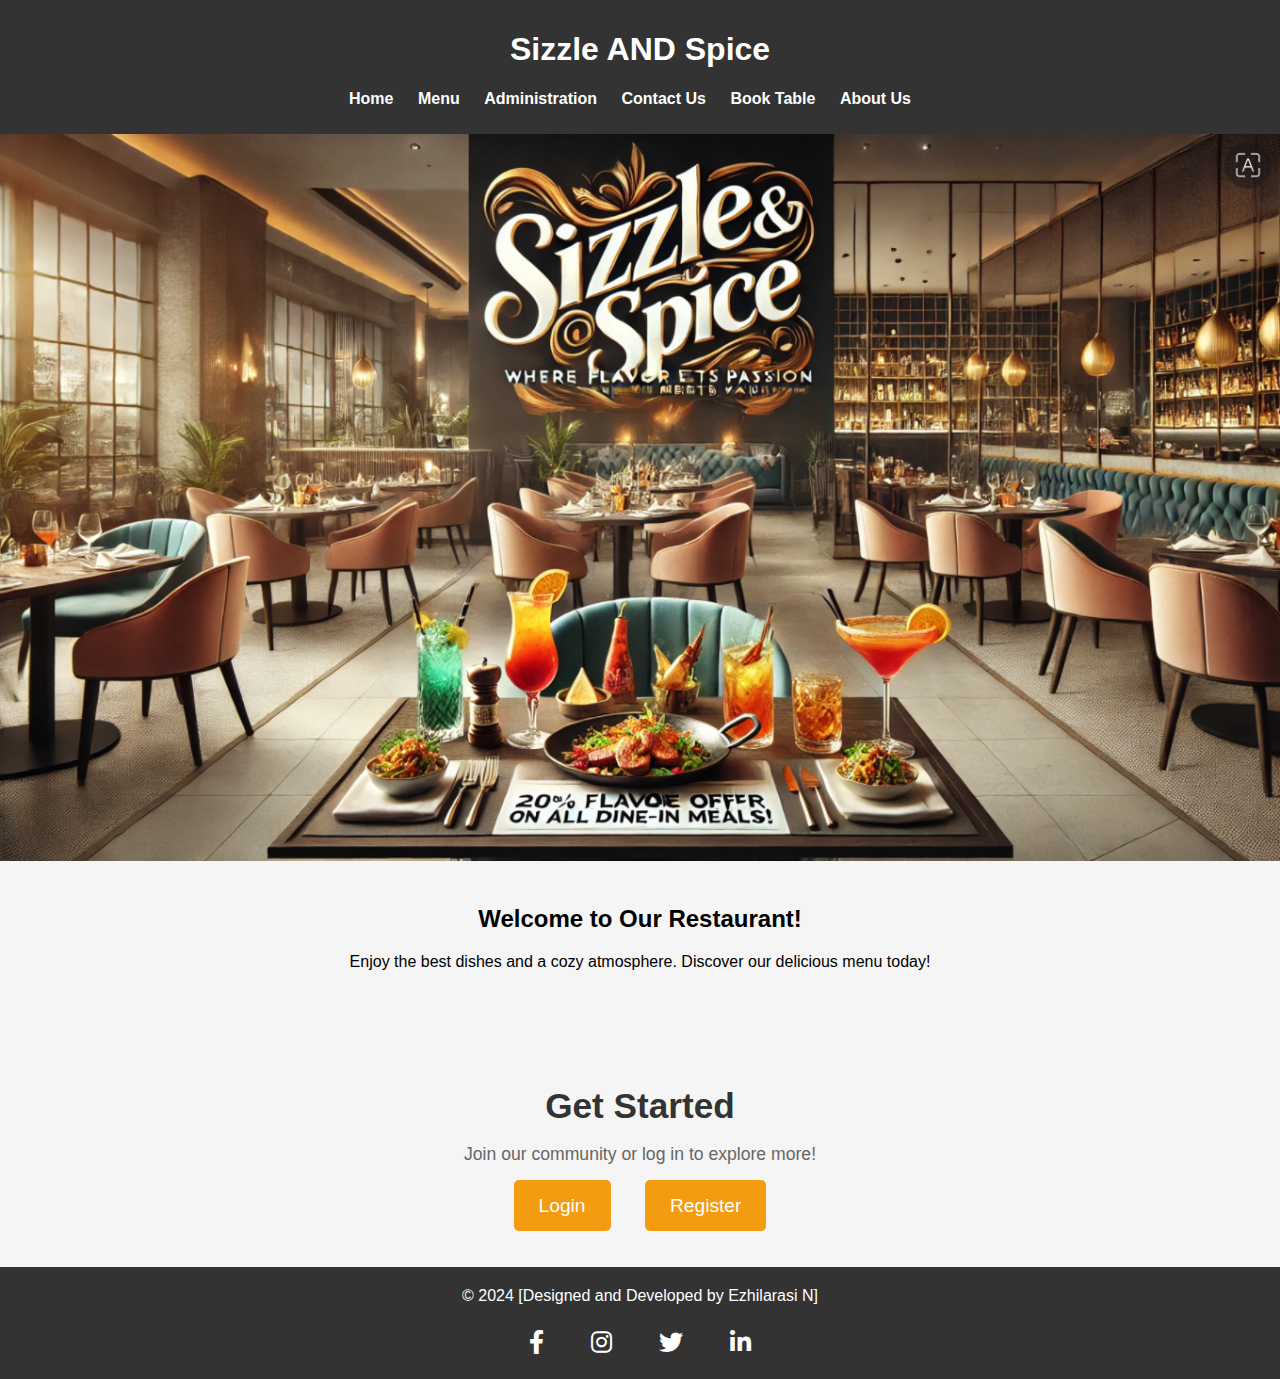
<file: restpro/restapp/static/index.html>
<!DOCTYPE html>
<html lang="en">
<head>
    <meta charset="UTF-8">
    <meta name="viewport" content="width=device-width, initial-scale=1.0">
    <title>Website Home</title>
    <link rel="stylesheet" href="style.css">
    <link rel="stylesheet" href="https://cdnjs.cloudflare.com/ajax/libs/font-awesome/6.0.0-beta3/css/all.min.css">
</head>
<body>
    <header>
        <div class="logo">
            <h1>Sizzle AND Spice</h1>
        </div>
        <nav>
            <ul>
                <li><a href="index.html">Home</a></li>
                <li><a href="menu.html">Menu</a></li>
                <li><a href="administration.html">Administration</a></li>
                <li><a href="contact.html">Contact Us</a></li>
                <li><a href="booktable.html">Book Table</a></li>
                <li><a href="aboutus.html">About Us</a></li>
            </ul>
        </nav>
    </header>

    <div class="banner">
        <img src="Screenshot 2024-12-22 152028.png" alt="Restaurant Banner">
    </div>

    <section class="welcome">
        <h2>Welcome to Our Restaurant!</h2>
        <p>Enjoy the best dishes and a cozy atmosphere. Discover our delicious menu today!</p>
    </section>

    <section class="auth-section">
        <h2>Get Started</h2>
        <p>Join our community or log in to explore more!</p>
        <div class="auth-buttons">
            <a href="login.html" class="btn login-btn">Login</a>
            <a href="register.html" class="btn register-btn">Register</a>
        </div>
    </section>

    <footer>
        <div class="footer-content">
            <p>&copy; 2024 [Designed and Developed by Ezhilarasi N]</p>
            <div class="social-media">
                <a href="https://www.facebook.com" target="_blank" class="social-icon">
                    <i class="fab fa-facebook-f"></i>
                </a>
                <a href="https://www.instagram.com" target="_blank" class="social-icon">
                    <i class="fab fa-instagram"></i>
                </a>
                <a href="https://twitter.com" target="_blank" class="social-icon">
                    <i class="fab fa-twitter"></i>
                </a>
                <a href="https://www.linkedin.com" target="_blank" class="social-icon">
                    <i class="fab fa-linkedin-in"></i>
                </a>
            </div>
        </div>
    </footer>
</body>
</html>
</file>
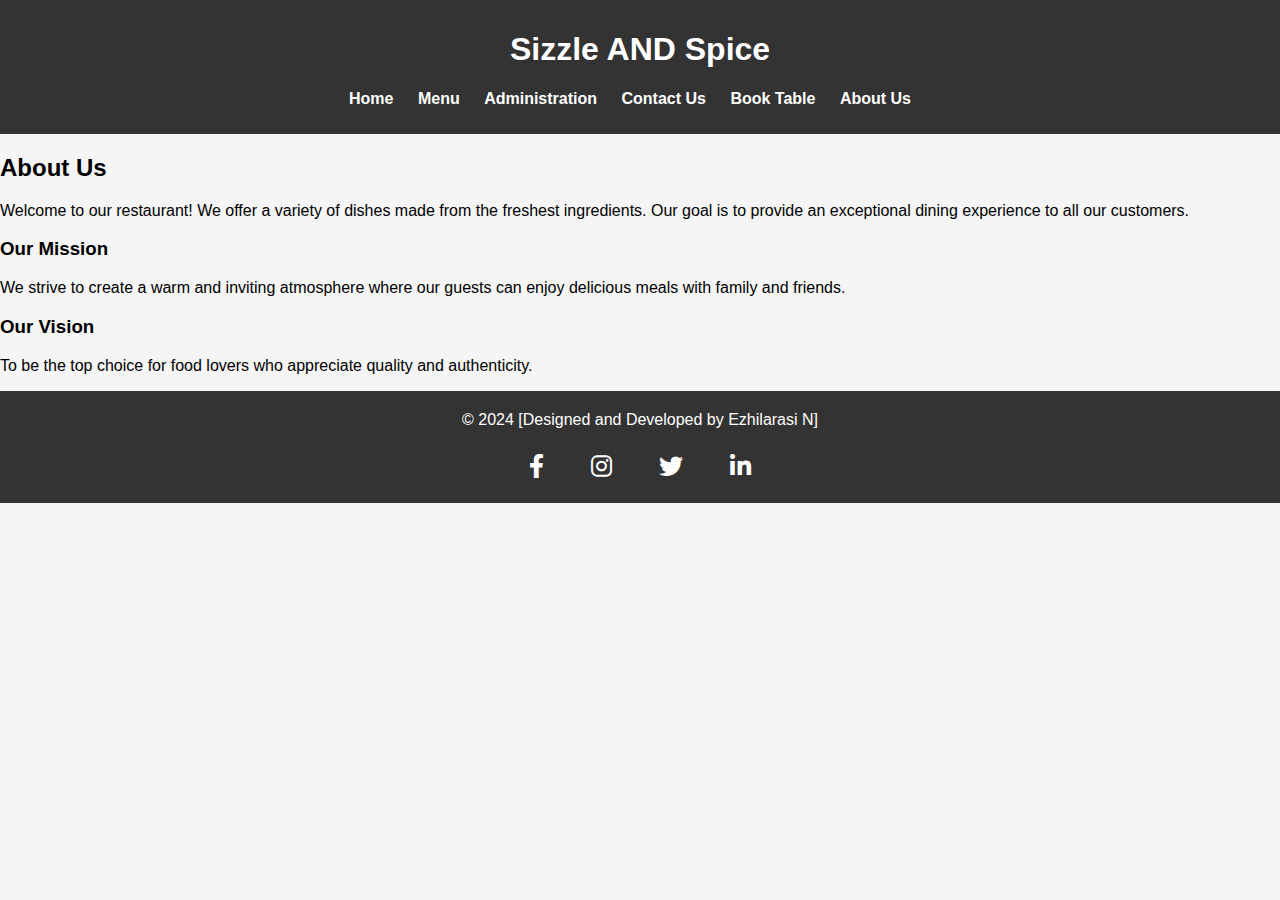
<file: restpro/restapp/static/aboutus.html>
<!DOCTYPE html>
<html lang="en">
<head>
    <meta charset="UTF-8">
    <meta name="viewport" content="width=device-width, initial-scale=1.0">
    <title>About Us</title>
    <link rel="stylesheet" href="style.css">
    <link rel="stylesheet" href="https://cdnjs.cloudflare.com/ajax/libs/font-awesome/6.0.0-beta3/css/all.min.css">
</head>
<body>
    <header>
        <div class="logo">
            <h1>Sizzle AND Spice</h1>
        </div>
        <nav>
            <ul>
                <li><a href="index.html">Home</a></li>
                <li><a href="menu.html">Menu</a></li>
                <li><a href="administration.html">Administration</a></li>
                <li><a href="contact.html">Contact Us</a></li>
                <li><a href="booktable.html">Book Table</a></li>
                <li><a href="aboutus.html">About Us</a></li>
            </ul>
        </nav>
    </header>

    <section class="aboutus">
        <h2>About Us</h2>
        <p>Welcome to our restaurant! We offer a variety of dishes made from the freshest ingredients. Our goal is to provide an exceptional dining experience to all our customers.</p>
        <h3>Our Mission</h3>
        <p>We strive to create a warm and inviting atmosphere where our guests can enjoy delicious meals with family and friends.</p>
        <h3>Our Vision</h3>
        <p>To be the top choice for food lovers who appreciate quality and authenticity.</p>
    </section>

    <footer>
        <div class="footer-content">
            <p>&copy; 2024 [Designed and Developed by Ezhilarasi N]</p>
            <div class="social-media">
                <a href="https://www.facebook.com" target="_blank" class="social-icon">
                    <i class="fab fa-facebook-f"></i>
                </a>
                <a href="https://www.instagram.com" target="_blank" class="social-icon">
                    <i class="fab fa-instagram"></i>
                </a>
                <a href="https://twitter.com" target="_blank" class="social-icon">
                    <i class="fab fa-twitter"></i>
                </a>
                <a href="https://www.linkedin.com" target="_blank" class="social-icon">
                    <i class="fab fa-linkedin-in"></i>
                </a>
            </div>
        </div>
    </footer>
</body>
</html>
</file>
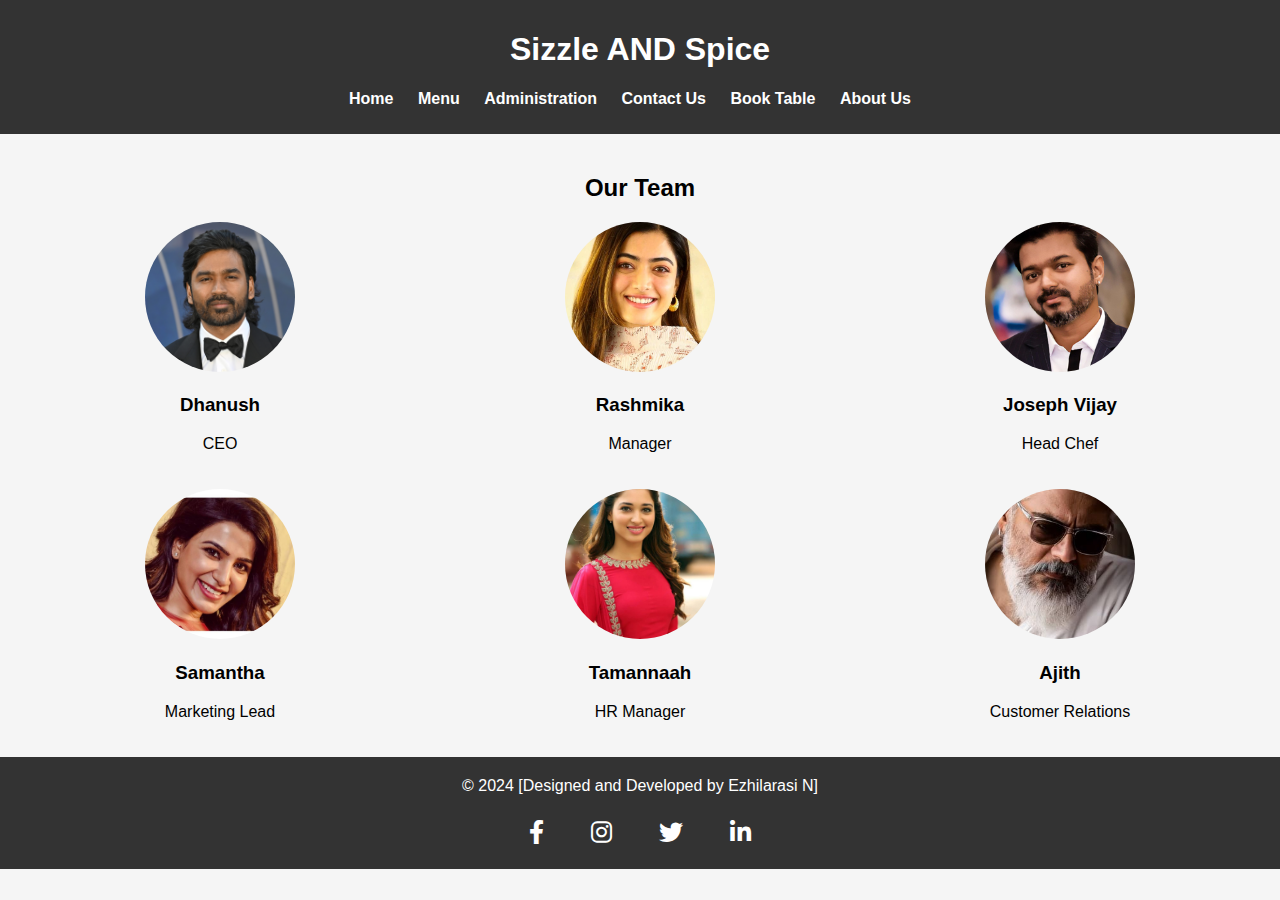
<file: restpro/restapp/static/administration.html>
<!DOCTYPE html>
<html lang="en">
<head>
    <meta charset="UTF-8">
    <meta name="viewport" content="width=device-width, initial-scale=1.0">
    <title>Administration</title>
    <link rel="stylesheet" href="style.css">
    <link rel="stylesheet" href="https://cdnjs.cloudflare.com/ajax/libs/font-awesome/6.0.0-beta3/css/all.min.css">
</head>
<body>
    <header>
        <div class="logo">
            <h1>Sizzle AND Spice</h1>
        </div>
        <nav>
            <ul>
                <li><a href="index.html">Home</a></li>
                <li><a href="menu.html">Menu</a></li>
                <li><a href="administration.html">Administration</a></li>
                <li><a href="contact.html">Contact Us</a></li>
                <li><a href="booktable.html">Book Table</a></li>
                <li><a href="aboutus.html">About Us</a></li>
            </ul>
        </nav>
    </header>

    <section class="administration">
        <h2>Our Team</h2>
        <div class="team">
            <div class="member">
                <img src="person1.jpg" alt="Dhanush">
                <h3>Dhanush</h3>
                <p>CEO</p>
            </div>
            <div class="member">
                <img src="person2.jpg" alt="Rashmika">
                <h3>Rashmika</h3>
                <p>Manager</p>
            </div>
            <div class="member">
                <img src="person3.jpg" alt="Vijay">
                <h3>Joseph Vijay</h3>
                <p>Head Chef</p>
            </div>
            <div class="member">
                <img src="person4.jpg" alt="Samantha">
                <h3>Samantha</h3>
                <p>Marketing Lead</p>
            </div>
            <div class="member">
                <img src="person5.jpg" alt="Tamannaah">
                <h3>Tamannaah</h3>
                <p>HR Manager</p>
            </div>
            <div class="member">
                <img src="person6.jpg" alt="Ajith">
                <h3>Ajith</h3>
                <p>Customer Relations</p>
            </div>
        </div>
    </section>

    <footer>
        <div class="footer-content">
            <p>&copy; 2024 [Designed and Developed by Ezhilarasi N]</p>
            <div class="social-media">
                <a href="https://www.facebook.com" target="_blank" class="social-icon">
                    <i class="fab fa-facebook-f"></i>
                </a>
                <a href="https://www.instagram.com" target="_blank" class="social-icon">
                    <i class="fab fa-instagram"></i>
                </a>
                <a href="https://twitter.com" target="_blank" class="social-icon">
                    <i class="fab fa-twitter"></i>
                </a>
                <a href="https://www.linkedin.com" target="_blank" class="social-icon">
                    <i class="fab fa-linkedin-in"></i>
                </a>
            </div>
        </div>
    </footer>
</body>
</html>
</file>
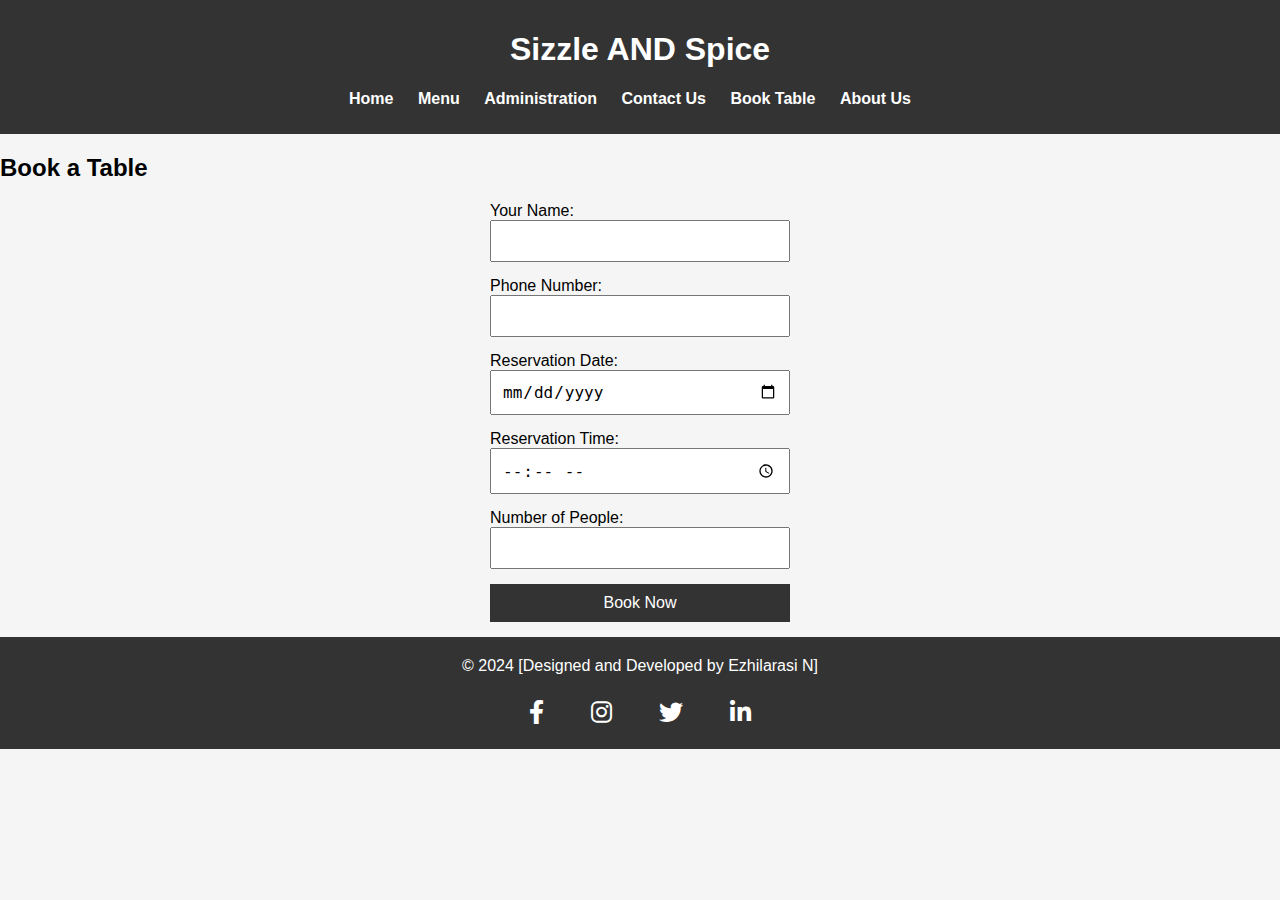
<file: restpro/restapp/static/booktable.html>
<!DOCTYPE html>
<html lang="en">
<head>
    <meta charset="UTF-8">
    <meta name="viewport" content="width=device-width, initial-scale=1.0">
    <title>Book a Table</title>
    <link rel="stylesheet" href="style.css">
    <link rel="stylesheet" href="https://cdnjs.cloudflare.com/ajax/libs/font-awesome/6.0.0-beta3/css/all.min.css">
</head>
<body>
    <header>
        <div class="logo">
            <h1>Sizzle AND Spice</h1>
        </div>
        <nav>
            <ul>
                <li><a href="index.html">Home</a></li>
                <li><a href="menu.html">Menu</a></li>
                <li><a href="administration.html">Administration</a></li>
                <li><a href="contact.html">Contact Us</a></li>
                <li><a href="booktable.html">Book Table</a></li>
                <li><a href="aboutus.html">About Us</a></li>
            </ul>
        </nav>
    </header>

    <section class="book-table">
        <h2>Book a Table</h2>
        <form action="#" method="post">
            <label for="name">Your Name:</label>
            <input type="text" id="name" name="name" required>

            <label for="phone">Phone Number:</label>
            <input type="tel" id="phone" name="phone" required>

            <label for="date">Reservation Date:</label>
            <input type="date" id="date" name="date" required>

            <label for="time">Reservation Time:</label>
            <input type="time" id="time" name="time" required>

            <label for="people">Number of People:</label>
            <input type="number" id="people" name="people" required>

            <button type="submit">Book Now</button>
        </form>
    </section>

    <footer>
        <div class="footer-content">
            <p>&copy; 2024 [Designed and Developed by Ezhilarasi N]</p>
            <div class="social-media">
                <a href="https://www.facebook.com" target="_blank" class="social-icon">
                    <i class="fab fa-facebook-f"></i>
                </a>
                <a href="https://www.instagram.com" target="_blank" class="social-icon">
                    <i class="fab fa-instagram"></i>
                </a>
                <a href="https://twitter.com" target="_blank" class="social-icon">
                    <i class="fab fa-twitter"></i>
                </a>
                <a href="https://www.linkedin.com" target="_blank" class="social-icon">
                    <i class="fab fa-linkedin-in"></i>
                </a>
            </div>
        </div>
    </footer>
</body>
</html>
</file>
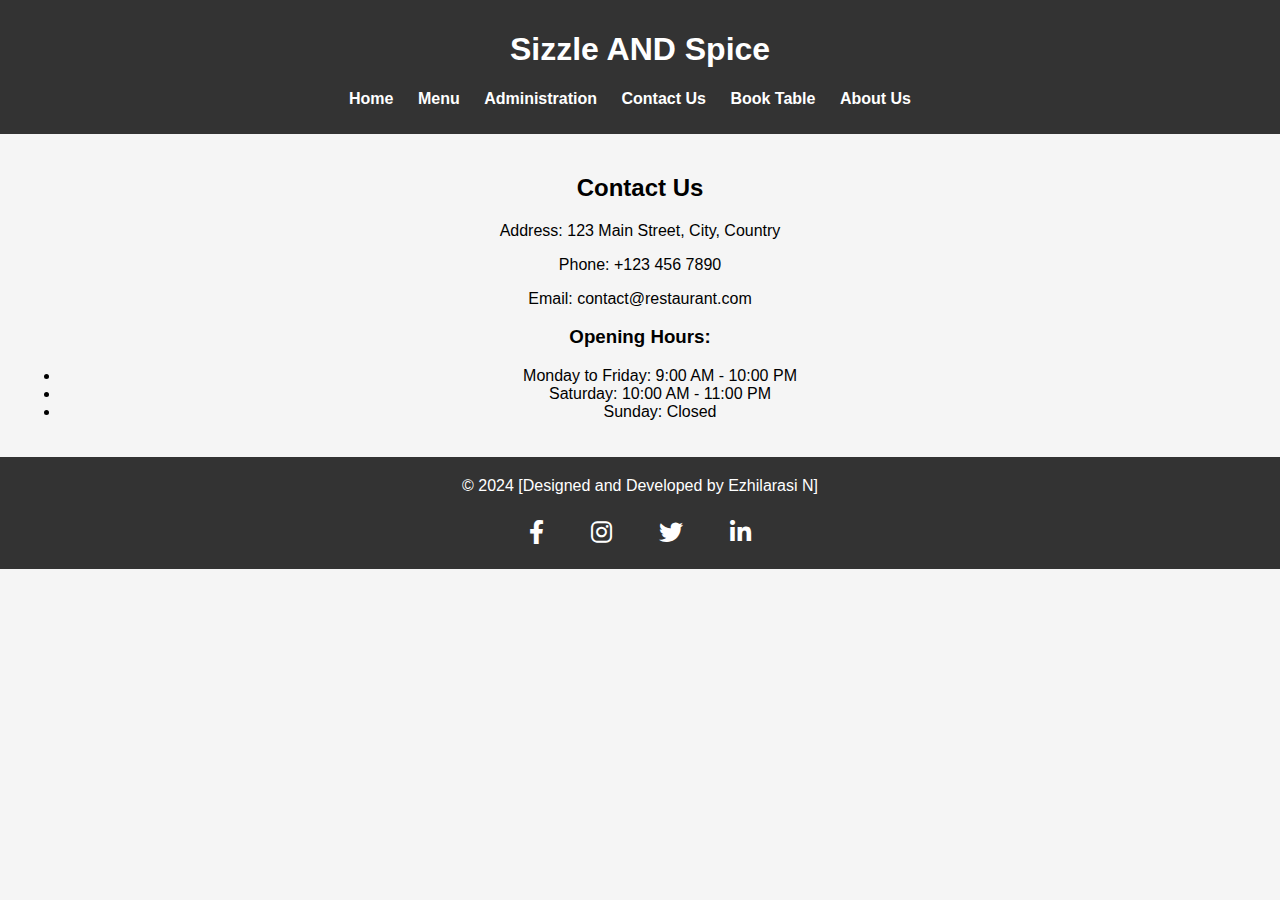
<file: restpro/restapp/static/contact.html>
<!DOCTYPE html>
<html lang="en">
<head>
    <meta charset="UTF-8">
    <meta name="viewport" content="width=device-width, initial-scale=1.0">
    <title>Contact Us</title>
    <link rel="stylesheet" href="style.css">
    <link rel="stylesheet" href="https://cdnjs.cloudflare.com/ajax/libs/font-awesome/6.0.0-beta3/css/all.min.css">
</head>
<body>
    <header>
        <div class="logo">
            <h1>Sizzle AND Spice</h1>
        </div>
        <nav>
            <ul>
                <li><a href="index.html">Home</a></li>
                <li><a href="menu.html">Menu</a></li>
                <li><a href="administration.html">Administration</a></li>
                <li><a href="contact.html">Contact Us</a></li>
                <li><a href="booktable.html">Book Table</a></li>
                <li><a href="aboutus.html">About Us</a></li>
            </ul>
        </nav>
    </header>

    <section class="contact">
        <h2>Contact Us</h2>
        <p>Address: 123 Main Street, City, Country</p>
        <p>Phone: +123 456 7890</p>
        <p>Email: contact@restaurant.com</p>
        
        <h3>Opening Hours:</h3>
        <ul>
            <li>Monday to Friday: 9:00 AM - 10:00 PM</li>
            <li>Saturday: 10:00 AM - 11:00 PM</li>
            <li>Sunday: Closed</li>
        </ul>
    </section>
    

    <footer>
        <div class="footer-content">
            <p>&copy; 2024 [Designed and Developed by Ezhilarasi N]</p>
            <div class="social-media">
                <a href="https://www.facebook.com" target="_blank" class="social-icon">
                    <i class="fab fa-facebook-f"></i>
                </a>
                <a href="https://www.instagram.com" target="_blank" class="social-icon">
                    <i class="fab fa-instagram"></i>
                </a>
                <a href="https://twitter.com" target="_blank" class="social-icon">
                    <i class="fab fa-twitter"></i>
                </a>
                <a href="https://www.linkedin.com" target="_blank" class="social-icon">
                    <i class="fab fa-linkedin-in"></i>
                </a>
            </div>
        </div>
    </footer>
</body>
</html>
</file>
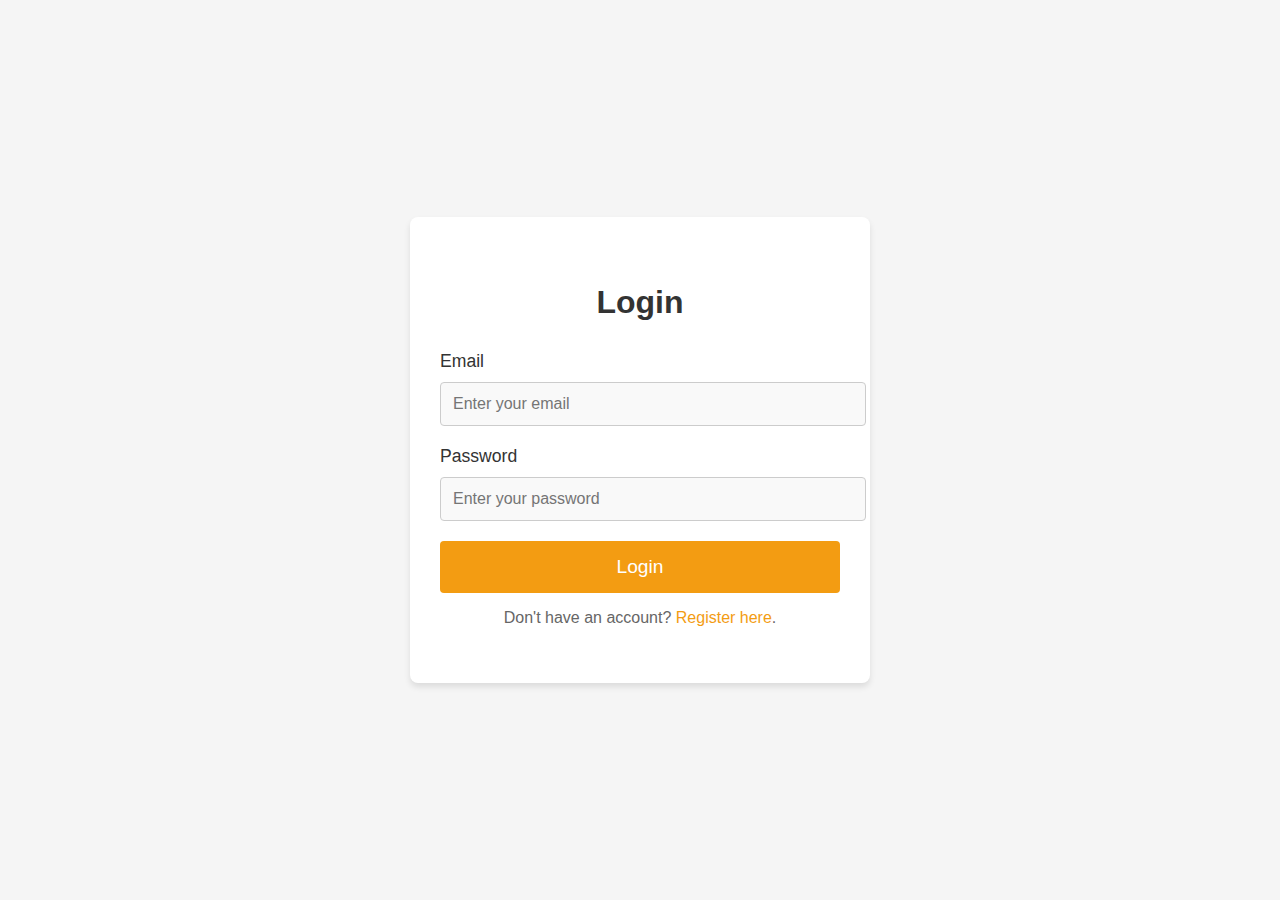
<file: restpro/restapp/static/login.html>
<!DOCTYPE html>
<html lang="en">
<head>
    <meta charset="UTF-8">
    <meta name="viewport" content="width=device-width, initial-scale=1.0">
    <title>Login</title>
    <style>
        
        body {
            font-family: Arial, sans-serif;
            margin: 0;
            padding: 0;
            background-color: #f5f5f5;
            display: flex;
            justify-content: center;
            align-items: center;
            height: 100vh;
        }

        
        .auth-container {
            background-color: white;
            padding: 40px 30px;
            box-shadow: 0 4px 6px rgba(0, 0, 0, 0.1);
            border-radius: 8px;
            width: 100%;
            max-width: 400px;
            text-align: center;
        }

        
        h2 {
            font-size: 2em;
            color: #333;
            margin-bottom: 30px;
        }

        
        .form-group {
            margin-bottom: 20px;
            text-align: left;
        }

        .form-group label {
            font-size: 1.1em;
            color: #333;
            margin-bottom: 5px;
            display: block;
        }

        .form-group input {
            width: 100%;
            padding: 12px;
            font-size: 1em;
            border: 1px solid #ccc;
            border-radius: 4px;
            background-color: #f9f9f9;
            margin-top: 5px;
        }

        .form-group input:focus {
            border-color: #f39c12;
            outline: none;
        }

        /* Submit button */
        .submit-btn {
            width: 100%;
            padding: 15px;
            background-color: #f39c12;
            color: white;
            border: none;
            font-size: 1.2em;
            border-radius: 4px;
            cursor: pointer;
            transition: background-color 0.3s ease;
        }

        .submit-btn:hover {
            background-color: #e67e22;
        }

        /* Link and alternative action */
        .auth-switch {
            font-size: 1em;
            color: #666;
        }

        .auth-switch a {
            color: #f39c12;
            text-decoration: none;
        }

        .auth-switch a:hover {
            text-decoration: underline;
        }

    </style>
</head>

<body>
    <div class="auth-container">
        <h2>Login</h2>
        <form action="process-login.php" method="POST" class="auth-form">
            <div class="form-group">
                <label for="email">Email</label>
                <input type="email" id="email" name="email" placeholder="Enter your email" required>
            </div>
            <div class="form-group">
                <label for="password">Password</label>
                <input type="password" id="password" name="password" placeholder="Enter your password" required>
            </div>
            <button type="submit" class="submit-btn">Login</button>
            <p class="auth-switch">
                Don't have an account? <a href="register.html">Register here</a>.
            </p>
        </form>
    </div>
</body>
</html>
</file>
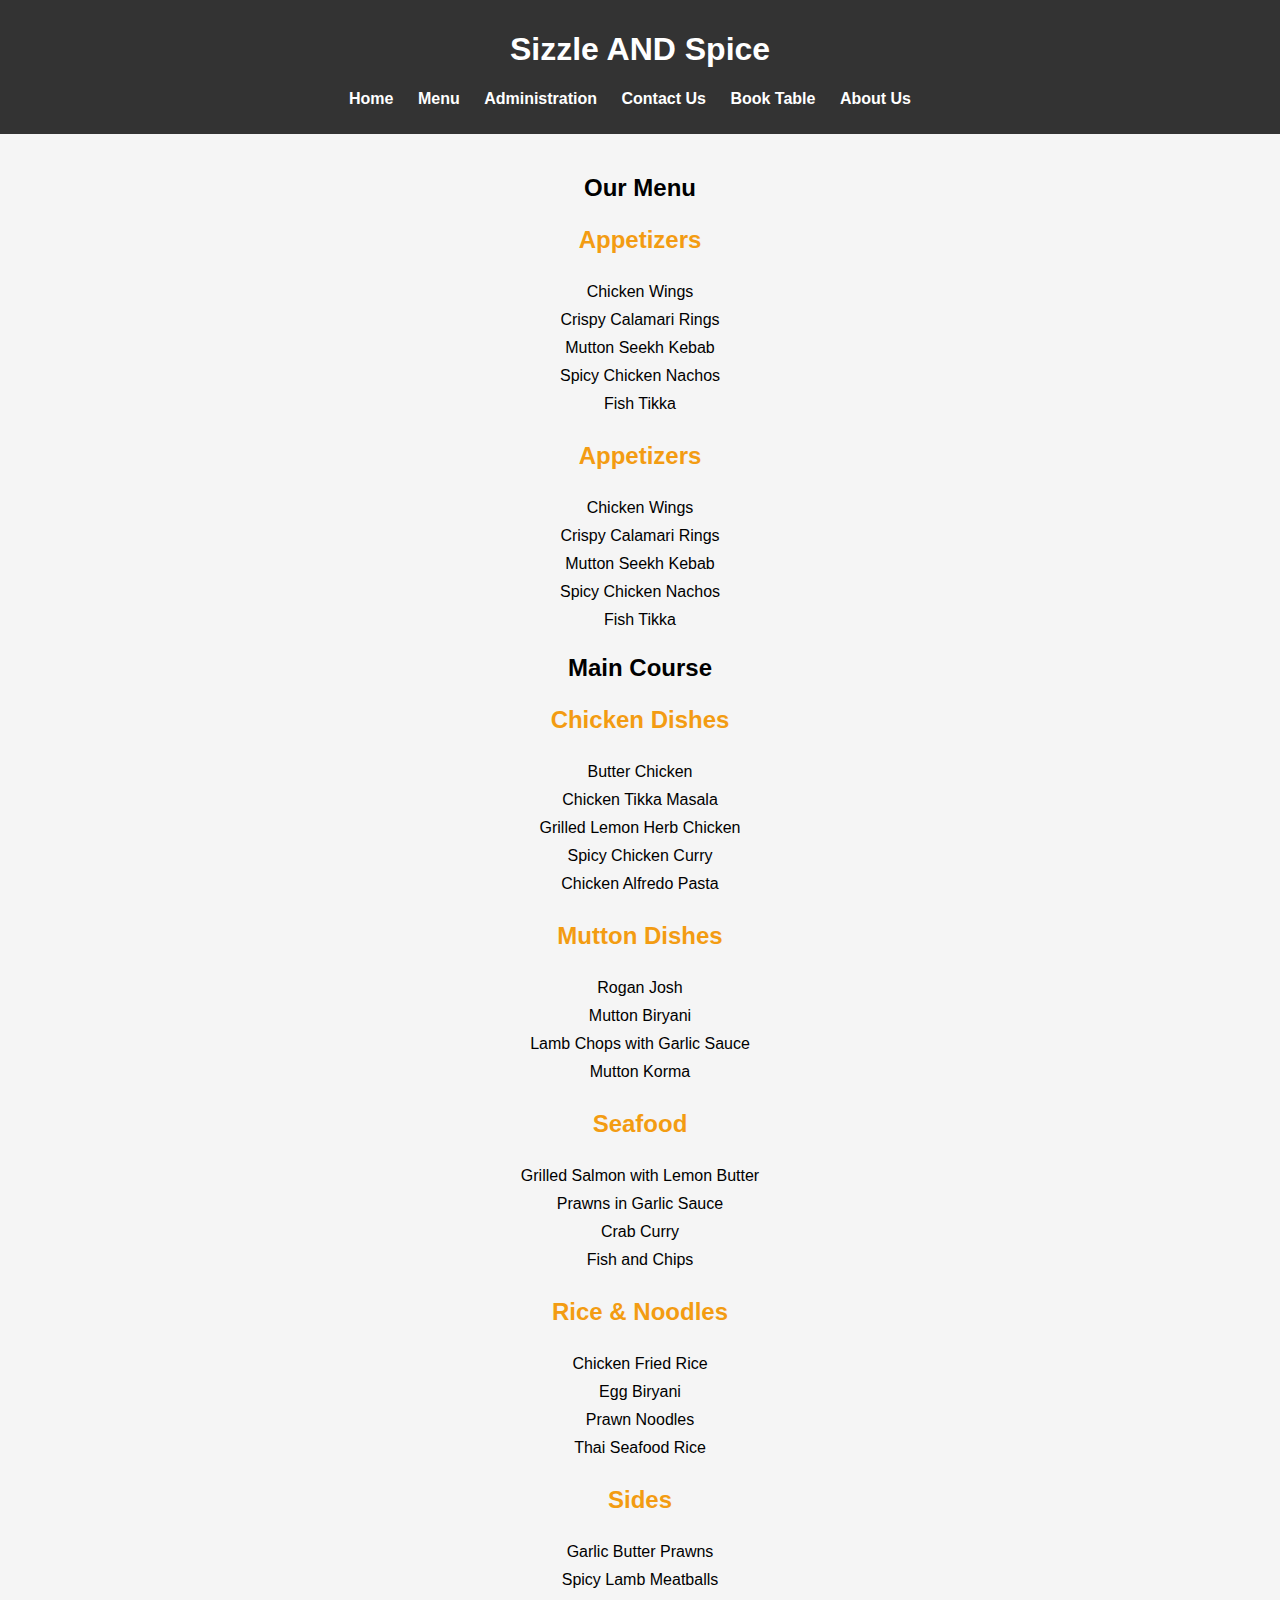
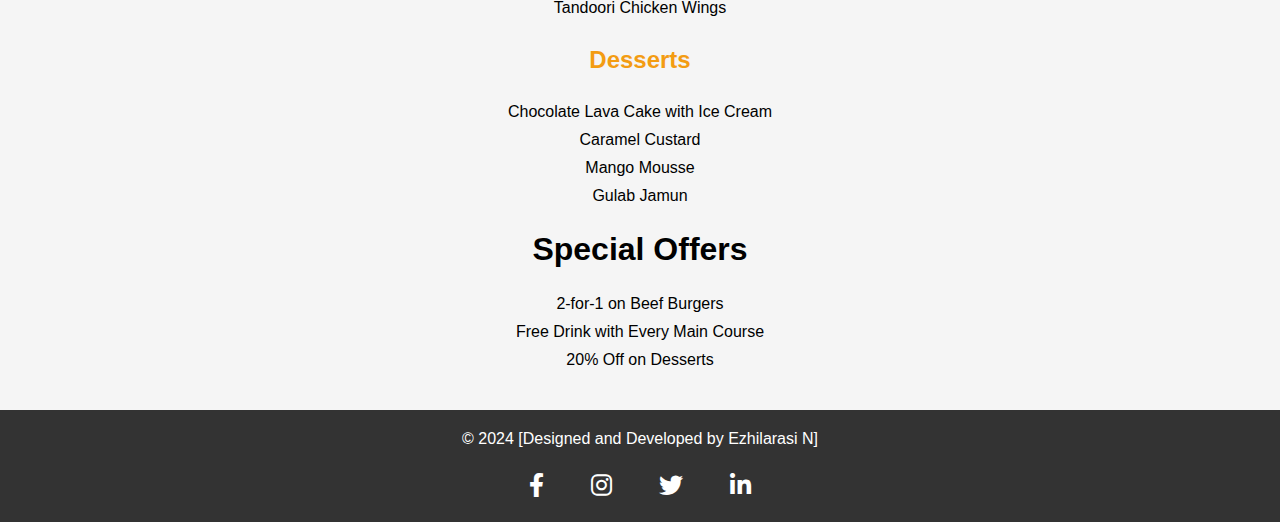
<file: restpro/restapp/static/menu.html>
<!DOCTYPE html>
<html lang="en">
<head>
    <meta charset="UTF-8">
    <meta name="viewport" content="width=device-width, initial-scale=1.0">
    <title>Menu</title>
    <link rel="stylesheet" href="style.css">
    <link rel="stylesheet" href="https://cdnjs.cloudflare.com/ajax/libs/font-awesome/6.0.0-beta3/css/all.min.css">
</head>
<body>
    <header>
        <div class="logo">
            <h1>Sizzle AND Spice</h1>
        </div>
        <nav>
            <ul>
                <li><a href="index.html">Home</a></li>
                <li><a href="menu.html">Menu</a></li>
                <li><a href="administration.html">Administration</a></li>
                <li><a href="contact.html">Contact Us</a></li>
                <li><a href="booktable.html">Book Table</a></li>
                <li><a href="aboutus.html">About Us</a></li>
            </ul>
        </nav>
    </header>

    <section class="menu">
        <h2>Our Menu</h2>
        <h3>Appetizers</h3>
        <ul>
            <li>Chicken Wings</li>
            <li>Crispy Calamari Rings</li>
            <li>Mutton Seekh Kebab</li>
            <li>Spicy Chicken Nachos</li>
            <li>Fish Tikka</li>
        </ul>
        <h3>Appetizers</h3>
        <ul>
            <li>Chicken Wings</li>
            <li>Crispy Calamari Rings</li>
            <li>Mutton Seekh Kebab</li>
            <li>Spicy Chicken Nachos</li>
            <li>Fish Tikka</li>
        </ul>
        <h2>Main Course</h2>
        <h3>Chicken Dishes</h3>
        <ul>
            <li>Butter Chicken</li>
            <li>Chicken Tikka Masala</li>
            <li>Grilled Lemon Herb Chicken</li>
            <li>Spicy Chicken Curry</li>
            <li>Chicken Alfredo Pasta</li>
        </ul>
        <h3>Mutton Dishes</h3>
        <ul>
            <li>Rogan Josh</li>
            <li>Mutton Biryani</li>
            <li>Lamb Chops with Garlic Sauce</li>
            <li>Mutton Korma</li>
        </ul>
        <h3>Seafood</h3>
        <ul>
            <li>Grilled Salmon with Lemon Butter</li>
            <li>Prawns in Garlic Sauce</li>
            <li>Crab Curry</li>
            <li>Fish and Chips</li>
        </ul>
        <h3>Rice & Noodles</h3>
        <ul>
            <li>Chicken Fried Rice</li>
            <li>Egg Biryani</li>
            <li>Prawn Noodles</li>
            <li>Thai Seafood Rice</li>
        </ul>
        <h3>Sides</h3>
        <ul>
            <li>Garlic Butter Prawns</li>
            <li>Spicy Lamb Meatballs</li>
            <li>Tandoori Chicken Wings</li>
        </ul>
        <h3>Desserts</h3>
        <ul>
            <li>Chocolate Lava Cake with Ice Cream</li>
            <li>Caramel Custard</li>
            <li>Mango Mousse</li>
            <li>Gulab Jamun</li>
        </ul>
        <h1>Special Offers</h1>
        <ul>
            <li>2-for-1 on Beef Burgers</li>
            <li>Free Drink with Every Main Course</li>
            <li>20% Off on Desserts</li>
        </ul>
    </section>

    <footer>
        <div class="footer-content">
            <p>&copy; 2024 [Designed and Developed by Ezhilarasi N]</p>
            <div class="social-media">
                <a href="https://www.facebook.com" target="_blank" class="social-icon">
                    <i class="fab fa-facebook-f"></i>
                </a>
                <a href="https://www.instagram.com" target="_blank" class="social-icon">
                    <i class="fab fa-instagram"></i>
                </a>
                <a href="https://twitter.com" target="_blank" class="social-icon">
                    <i class="fab fa-twitter"></i>
                </a>
                <a href="https://www.linkedin.com" target="_blank" class="social-icon">
                    <i class="fab fa-linkedin-in"></i>
                </a>
            </div>
        </div>
    </footer>
</body>
</html>
</file>
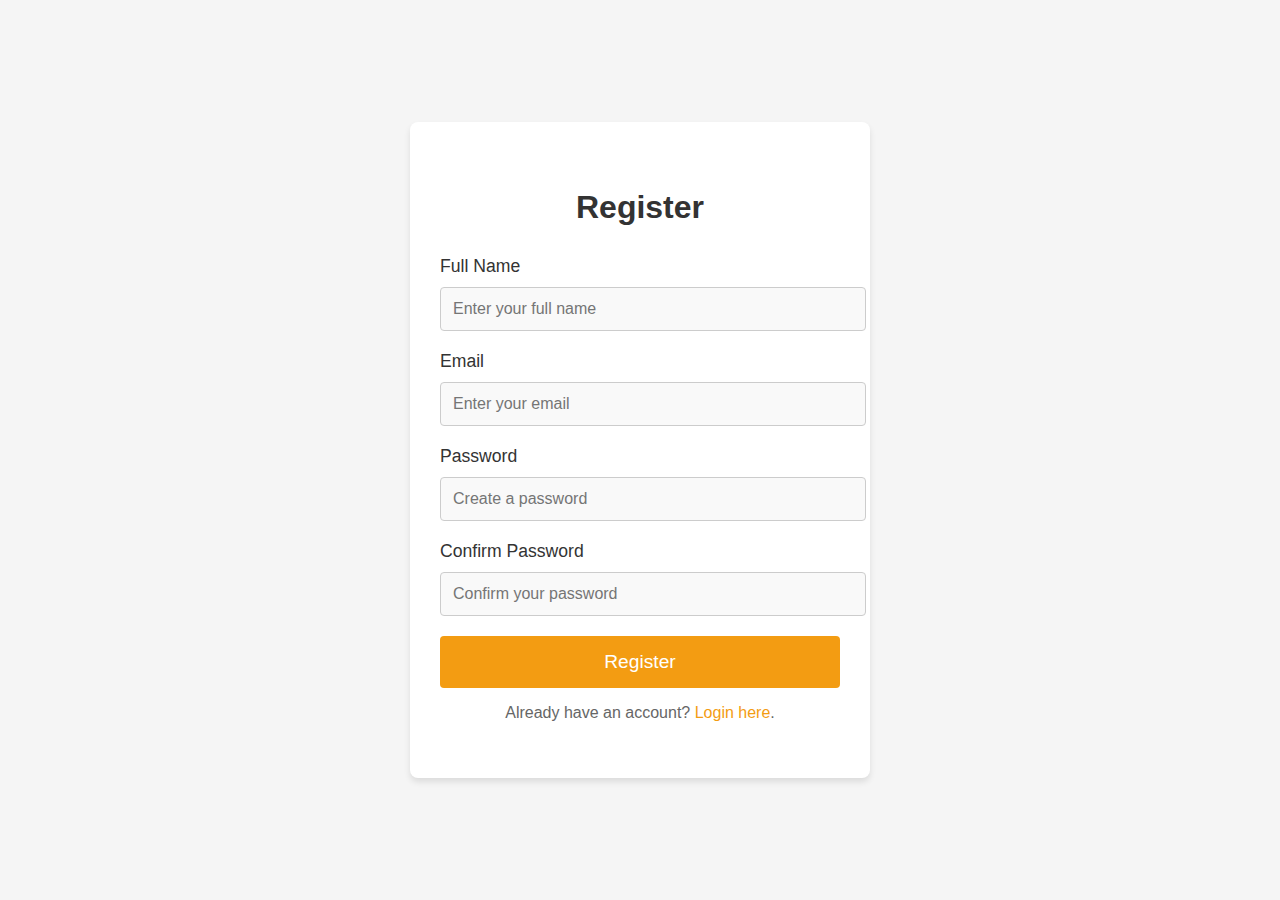
<file: restpro/restapp/static/register.html>
<!DOCTYPE html>
<html lang="en">
<head>
    <meta charset="UTF-8">
    <meta name="viewport" content="width=device-width, initial-scale=1.0">
    <title>Register</title>
   
    <style>
        
        body {
            font-family: Arial, sans-serif;
            margin: 0;
            padding: 0;
            background-color: #f5f5f5;
            display: flex;
            justify-content: center;
            align-items: center;
            height: 100vh;
        }

        
        .auth-container {
            background-color: white;
            padding: 40px 30px;
            box-shadow: 0 4px 6px rgba(0, 0, 0, 0.1);
            border-radius: 8px;
            width: 100%;
            max-width: 400px;
            text-align: center;
        }

        
        h2 {
            font-size: 2em;
            color: #333;
            margin-bottom: 30px;
        }

        
        .form-group {
            margin-bottom: 20px;
            text-align: left;
        }

        .form-group label {
            font-size: 1.1em;
            color: #333;
            margin-bottom: 5px;
            display: block;
        }

        .form-group input {
            width: 100%;
            padding: 12px;
            font-size: 1em;
            border: 1px solid #ccc;
            border-radius: 4px;
            background-color: #f9f9f9;
            margin-top: 5px;
        }

        .form-group input:focus {
            border-color: #f39c12;
            outline: none;
        }

        
        .submit-btn {
            width: 100%;
            padding: 15px;
            background-color: #f39c12;
            color: white;
            border: none;
            font-size: 1.2em;
            border-radius: 4px;
            cursor: pointer;
            transition: background-color 0.3s ease;
        }

        .submit-btn:hover {
            background-color: #e67e22;
        }

        
        .auth-switch {
            font-size: 1em;
            color: #666;
        }

        .auth-switch a {
            color: #f39c12;
            text-decoration: none;
        }

        .auth-switch a:hover {
            text-decoration: underline;
        }

    </style>
</head>
<body>
    <div class="auth-container">
        <h2>Register</h2>
        <form action="process-register.php" method="POST" class="auth-form">
            <div class="form-group">
                <label for="name">Full Name</label>
                <input type="text" id="name" name="name" placeholder="Enter your full name" required>
            </div>
            <div class="form-group">
                <label for="email">Email</label>
                <input type="email" id="email" name="email" placeholder="Enter your email" required>
            </div>
            <div class="form-group">
                <label for="password">Password</label>
                <input type="password" id="password" name="password" placeholder="Create a password" required>
            </div>
            <div class="form-group">
                <label for="confirm-password">Confirm Password</label>
                <input type="password" id="confirm-password" name="confirm_password" placeholder="Confirm your password" required>
            </div>
            <button type="submit" class="submit-btn">Register</button>
            <p class="auth-switch">
                Already have an account? <a href="login.html">Login here</a>.
            </p>
        </form>
    </div>
</body>
</html>
</file>
<file: restpro/restapp/static/style.css>
body {
    font-family: Arial, sans-serif;
    margin: 0;
    padding: 0;
    background-color: #f5f5f5;
}

header {
    background-color: #333;
    color: white;
    padding: 10px 0;
    text-align: center;
}

header nav ul {
    list-style-type: none;
    padding: 0;
}

header nav ul li {
    display: inline;
    margin-right: 20px;
}

header nav ul li a {
    color: white;
    text-decoration: none;
    font-weight: bold;
}

footer {
    text-align: center;
    padding: 10px 0;
    background-color: #333;
    color: white;
}

.banner img {
    width: 100%;
    height: auto;
}

.welcome, .menu, .administration, .contact {
    padding: 20px;
    text-align: center;
}
.book-table form {
    width: 300px;
    margin: 0 auto;
    display: flex;
    flex-direction: column;
}

.book-table input, .book-table button {
    margin-bottom: 15px;
    padding: 10px;
    font-size: 16px;
}

.book-table button {
    background-color: #333;
    color: white;
    border: none;
    cursor: pointer;
}

.book-table button:hover {
    background-color: #f39c12;
}

/* Menu Section */
.menu ul {
    list-style-type: none;
    padding: 0;
}

.menu h3 {
    font-size: 1.5em;
    color: #f39c12;
}





.menu ul li {
    padding: 5px 0;
}

.administration .team {
    display: grid;
    grid-template-columns: repeat(3, 1fr);
    gap: 20px;
}

.administration .member {
    text-align: center;
}

.administration .member img {
    width: 150px;
    height: 150px;
    border-radius: 50%;
    object-fit: cover;
}

.auth-section {
    text-align: center;
    padding: 50px 20px;
    background-color: #f5f5f5;
}

.auth-section h2 {
    font-size: 2.2em;
    color: #333;
    margin-bottom: 15px;
}

.auth-section p {
    font-size: 1.1em;
    color: #666;
    margin-bottom: 30px;
}

.auth-buttons .btn {
    padding: 15px 25px;
    background-color: #f39c12;
    color: white;
    text-decoration: none;
    border-radius: 5px;
    font-size: 1.2em;
    transition: background-color 0.3s ease;
    margin: 0 15px;
}

.auth-buttons .btn:hover {
    background-color: #e67e22;
}

footer {
    background-color: #333;
    color: white;
    text-align: center;
    padding: 20px 0;
    position: relative;
    bottom: 0;
    width: 100%;
}

.footer-content {
    display: flex;
    flex-direction: column;
    align-items: center;
}

.footer-content p {
    margin: 0;
    padding-bottom: 10px;
}

.social-media {
    margin-top: 10px;
}

.social-icon {
    color: white;
    font-size: 24px;
    margin: 0 15px;
    text-decoration: none;
    transition: color 0.3s ease;
}

.social-icon:hover {
    color: #f39c12; /* Change color on hover (gold color for effect) */
}

.social-icon:active {
    color: #e67e22; /* Active state color */
}

.social-icon i {
    padding: 5px;
}




header {
    background-color: #333;
    color: white;
    padding: 10px 0;
    text-align: center;
}

header nav ul {
    list-style-type: none;
    padding: 0;
}

header nav ul li {
    display: inline;
    margin-right: 20px;
}

header nav ul li a {
    color: white;
    text-decoration: none;
    font-weight: bold;
}

.booktable form {
    width: 300px;
    margin: 0 auto;
    display: flex;
    flex-direction: column;
}

.booktable input, .book-table button {
    margin-bottom: 15px;
    padding: 10px;
    font-size: 16px;
}

.booktable button {
    background-color: #333;
    color: white;
    border: none;
    cursor: pointer;
}

.booktable button:hover {
    background-color: #f39c12;
}


.menu ul {
    list-style-type: none;
    padding: 0;
}

.menu h3 {
    font-size: 1.5em;
    color: #f39c12;
}
</file>
